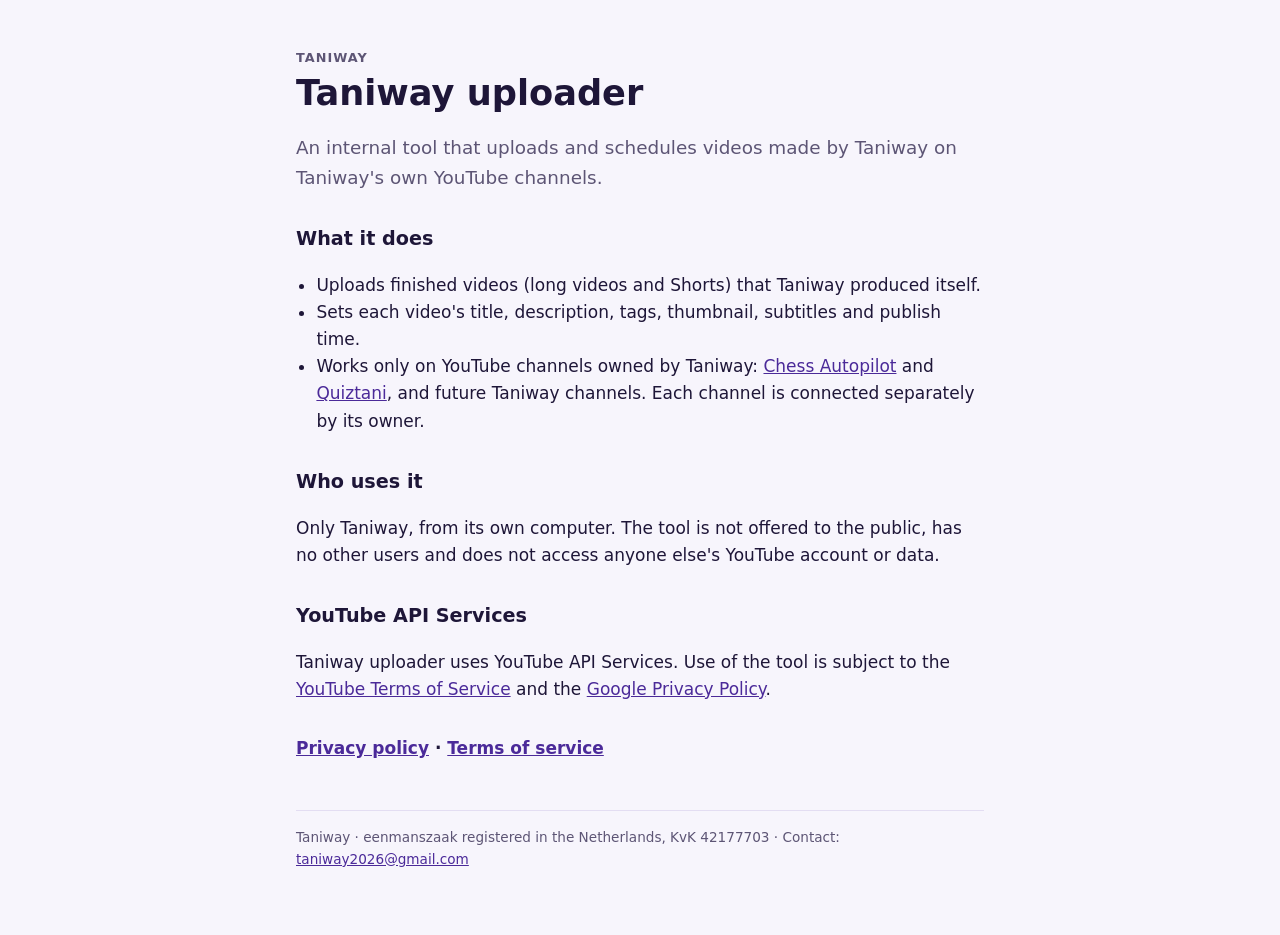
<file: index.html>
<!doctype html>
<html lang="en">
<head>
<meta charset="utf-8">
<meta name="viewport" content="width=device-width, initial-scale=1">
<title>Taniway uploader</title>
<meta name="description" content="Taniway uploader is Taniway's internal tool that uploads Taniway's own videos to Taniway's own YouTube channels.">
<link rel="stylesheet" href="style.css">
</head>
<body>
<main>
  <p class="tag">Taniway</p>
  <h1>Taniway uploader</h1>
  <p class="lead">An internal tool that uploads and schedules videos made by Taniway on Taniway's own YouTube channels.</p>

  <h2>What it does</h2>
  <ul>
    <li>Uploads finished videos (long videos and Shorts) that Taniway produced itself.</li>
    <li>Sets each video's title, description, tags, thumbnail, subtitles and publish time.</li>
    <li>Works only on YouTube channels owned by Taniway: <a href="https://www.youtube.com/@chessautopilot">Chess Autopilot</a> and <a href="https://www.youtube.com/channel/UC-FJ-EWGneCtfBFvYi2P49g">Quiztani</a>, and future Taniway channels. Each channel is connected separately by its owner.</li>
  </ul>

  <h2>Who uses it</h2>
  <p>Only Taniway, from its own computer. The tool is not offered to the public, has no other users and does not
  access anyone else's YouTube account or data.</p>

  <h2>YouTube API Services</h2>
  <p>Taniway uploader uses YouTube API Services. Use of the tool is subject to the
  <a href="https://www.youtube.com/t/terms">YouTube Terms of Service</a> and the
  <a href="https://policies.google.com/privacy">Google Privacy Policy</a>.</p>

  <p class="links"><a href="privacy.html">Privacy policy</a> · <a href="terms.html">Terms of service</a></p>

  <footer>Taniway · eenmanszaak registered in the Netherlands, KvK 42177703 ·
  Contact: <a href="mailto:taniway2026@gmail.com">taniway2026@gmail.com</a></footer>
</main>
</body>
</html>
</file>
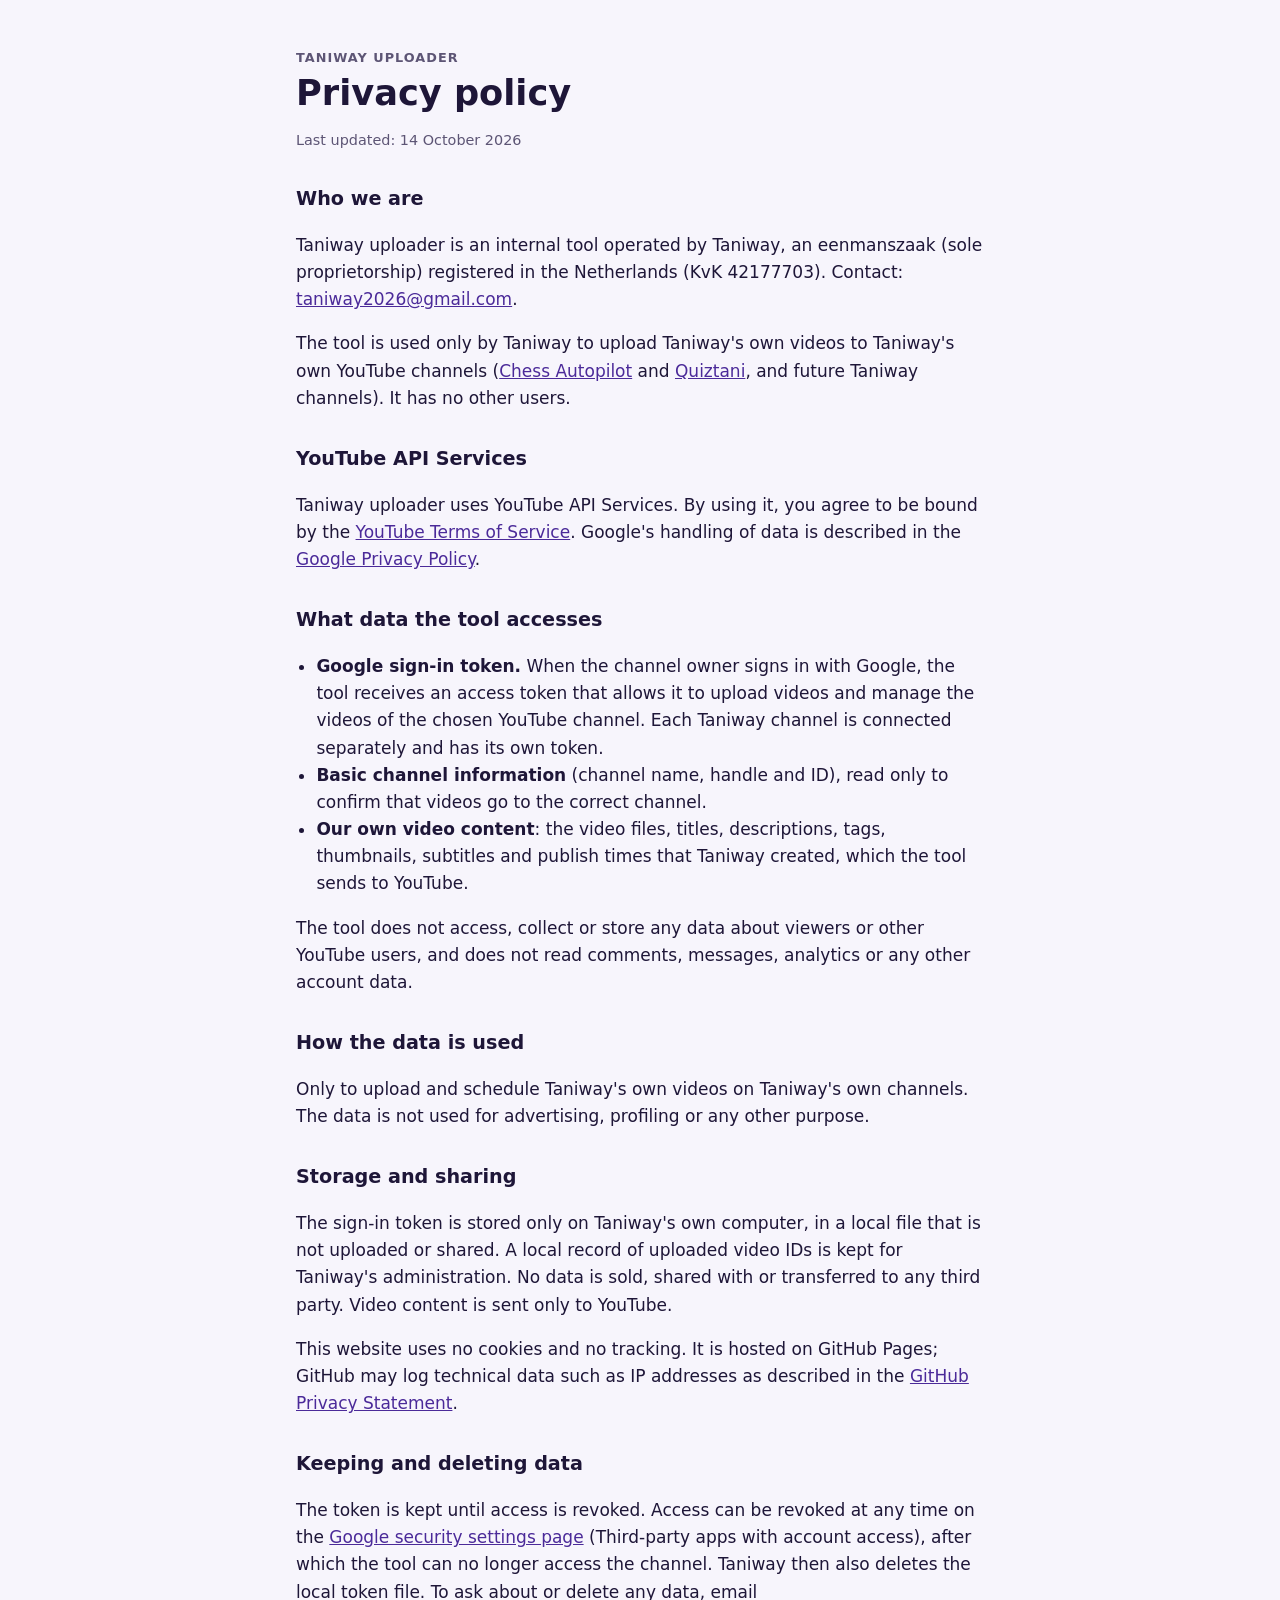
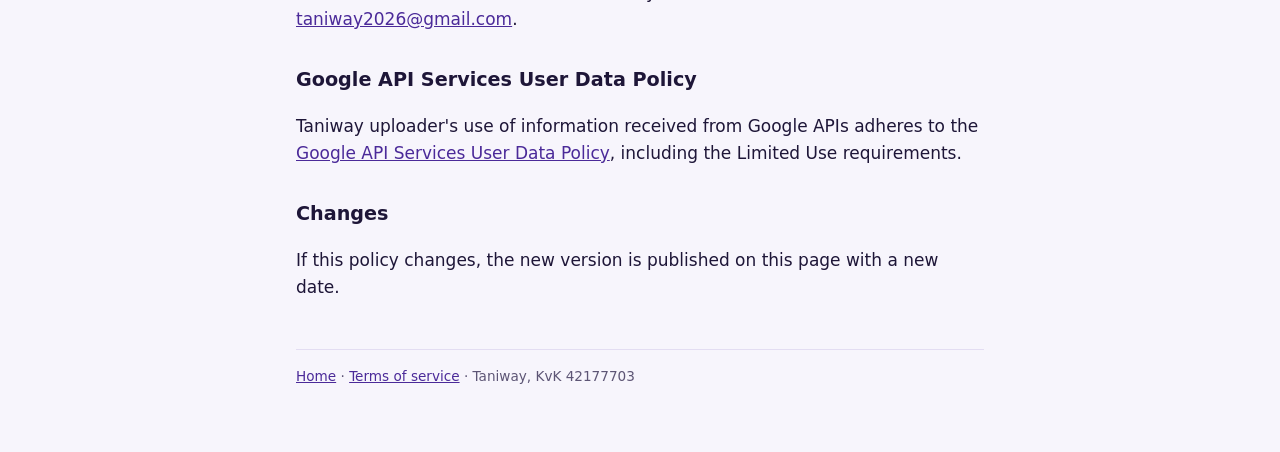
<file: privacy.html>
<!doctype html>
<html lang="en">
<head>
<meta charset="utf-8">
<meta name="viewport" content="width=device-width, initial-scale=1">
<title>Privacy policy · Taniway uploader</title>
<link rel="stylesheet" href="style.css">
</head>
<body>
<main>
  <p class="tag"><a href="index.html">Taniway uploader</a></p>
  <h1>Privacy policy</h1>
  <p class="date">Last updated: 14 October 2026</p>

  <h2>Who we are</h2>
  <p>Taniway uploader is an internal tool operated by Taniway, an eenmanszaak (sole proprietorship) registered in the
  Netherlands (KvK 42177703). Contact: <a href="mailto:taniway2026@gmail.com">taniway2026@gmail.com</a>.</p>
  <p>The tool is used only by Taniway to upload Taniway's own videos to Taniway's own YouTube channels (<a href="https://www.youtube.com/@chessautopilot">Chess Autopilot</a> and <a href="https://www.youtube.com/channel/UC-FJ-EWGneCtfBFvYi2P49g">Quiztani</a>, and future Taniway
  channels). It has no other users.</p>

  <h2>YouTube API Services</h2>
  <p>Taniway uploader uses YouTube API Services. By using it, you agree to be bound by the
  <a href="https://www.youtube.com/t/terms">YouTube Terms of Service</a>. Google's handling of data is described in
  the <a href="https://policies.google.com/privacy">Google Privacy Policy</a>.</p>

  <h2>What data the tool accesses</h2>
  <ul>
    <li><strong>Google sign-in token.</strong> When the channel owner signs in with Google, the tool receives an access
    token that allows it to upload videos and manage the videos of the chosen YouTube channel. Each Taniway
    channel is connected separately and has its own token.</li>
    <li><strong>Basic channel information</strong> (channel name, handle and ID), read only to confirm that videos go
    to the correct channel.</li>
    <li><strong>Our own video content</strong>: the video files, titles, descriptions, tags, thumbnails, subtitles and
    publish times that Taniway created, which the tool sends to YouTube.</li>
  </ul>
  <p>The tool does not access, collect or store any data about viewers or other YouTube users, and does not read
  comments, messages, analytics or any other account data.</p>

  <h2>How the data is used</h2>
  <p>Only to upload and schedule Taniway's own videos on Taniway's own channels. The data is not used for advertising,
  profiling or any other purpose.</p>

  <h2>Storage and sharing</h2>
  <p>The sign-in token is stored only on Taniway's own computer, in a local file that is not uploaded or shared. A
  local record of uploaded video IDs is kept for Taniway's administration. No data is sold, shared with or
  transferred to any third party. Video content is sent only to YouTube.</p>
  <p>This website uses no cookies and no tracking. It is hosted on GitHub Pages; GitHub may log technical data such as
  IP addresses as described in the
  <a href="https://docs.github.com/en/site-policy/privacy-policies/github-general-privacy-statement">GitHub Privacy Statement</a>.</p>

  <h2>Keeping and deleting data</h2>
  <p>The token is kept until access is revoked. Access can be revoked at any time on the
  <a href="https://myaccount.google.com/permissions">Google security settings page</a>
  (Third-party apps with account access), after which the tool can no longer access the channel. Taniway then also
  deletes the local token file. To ask about or delete any data, email
  <a href="mailto:taniway2026@gmail.com">taniway2026@gmail.com</a>.</p>

  <h2>Google API Services User Data Policy</h2>
  <p>Taniway uploader's use of information received from Google APIs adheres to the
  <a href="https://developers.google.com/terms/api-services-user-data-policy">Google API Services User Data Policy</a>,
  including the Limited Use requirements.</p>

  <h2>Changes</h2>
  <p>If this policy changes, the new version is published on this page with a new date.</p>

  <footer><a href="index.html">Home</a> · <a href="terms.html">Terms of service</a> ·
  Taniway, KvK 42177703</footer>
</main>
</body>
</html>
</file>
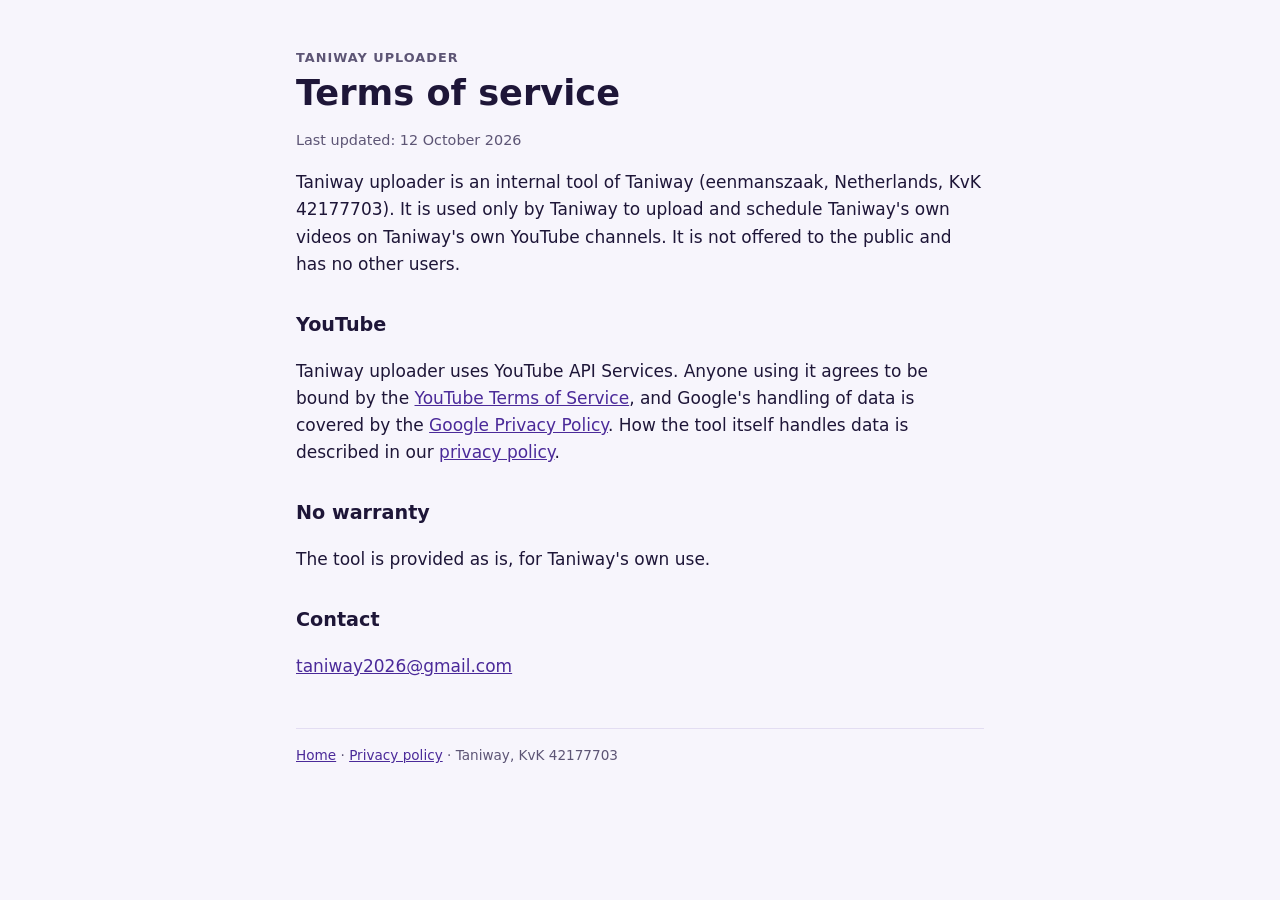
<file: terms.html>
<!doctype html>
<html lang="en">
<head>
<meta charset="utf-8">
<meta name="viewport" content="width=device-width, initial-scale=1">
<title>Terms of service · Taniway uploader</title>
<link rel="stylesheet" href="style.css">
</head>
<body>
<main>
  <p class="tag"><a href="index.html">Taniway uploader</a></p>
  <h1>Terms of service</h1>
  <p class="date">Last updated: 12 October 2026</p>

  <p>Taniway uploader is an internal tool of Taniway (eenmanszaak, Netherlands, KvK 42177703). It is used only by
  Taniway to upload and schedule Taniway's own videos on Taniway's own YouTube channels. It is not offered to the
  public and has no other users.</p>

  <h2>YouTube</h2>
  <p>Taniway uploader uses YouTube API Services. Anyone using it agrees to be bound by the
  <a href="https://www.youtube.com/t/terms">YouTube Terms of Service</a>, and Google's handling of data is covered by
  the <a href="https://policies.google.com/privacy">Google Privacy Policy</a>. How the tool itself handles data is
  described in our <a href="privacy.html">privacy policy</a>.</p>

  <h2>No warranty</h2>
  <p>The tool is provided as is, for Taniway's own use.</p>

  <h2>Contact</h2>
  <p><a href="mailto:taniway2026@gmail.com">taniway2026@gmail.com</a></p>

  <footer><a href="index.html">Home</a> · <a href="privacy.html">Privacy policy</a> · Taniway, KvK 42177703</footer>
</main>
</body>
</html>
</file>
<file: style.css>
:root { --bg: #f7f5fc; --ink: #1e1638; --muted: #5d5575; --accent: #4b2a99; --line: #e3ddf2; }
@media (prefers-color-scheme: dark) {
  :root { --bg: #161126; --ink: #f2eefb; --muted: #b6aecb; --accent: #ffc93c; --line: #2e2546; }
}
* { box-sizing: border-box; }
body { margin: 0; background: var(--bg); color: var(--ink);
  font: 17px/1.6 "Segoe UI", system-ui, -apple-system, Roboto, Arial, sans-serif; }
main { max-width: 720px; margin: 0 auto; padding: 48px 16px 64px; }
h1 { font-size: 2.2rem; line-height: 1.2; margin: 4px 0 12px; }
h2 { font-size: 1.2rem; margin: 32px 0 8px; }
a { color: var(--accent); }
.tag { text-transform: uppercase; letter-spacing: .08em; font-size: .8rem; font-weight: 700; color: var(--muted); margin: 0; }
.tag a { color: inherit; text-decoration: none; }
.lead { font-size: 1.15rem; color: var(--muted); }
.date { color: var(--muted); font-size: .9rem; }
.links { margin-top: 32px; font-weight: 600; }
ul { padding-left: 1.2em; }
footer { margin-top: 48px; padding-top: 16px; border-top: 1px solid var(--line); color: var(--muted); font-size: .85rem; }
</file>
